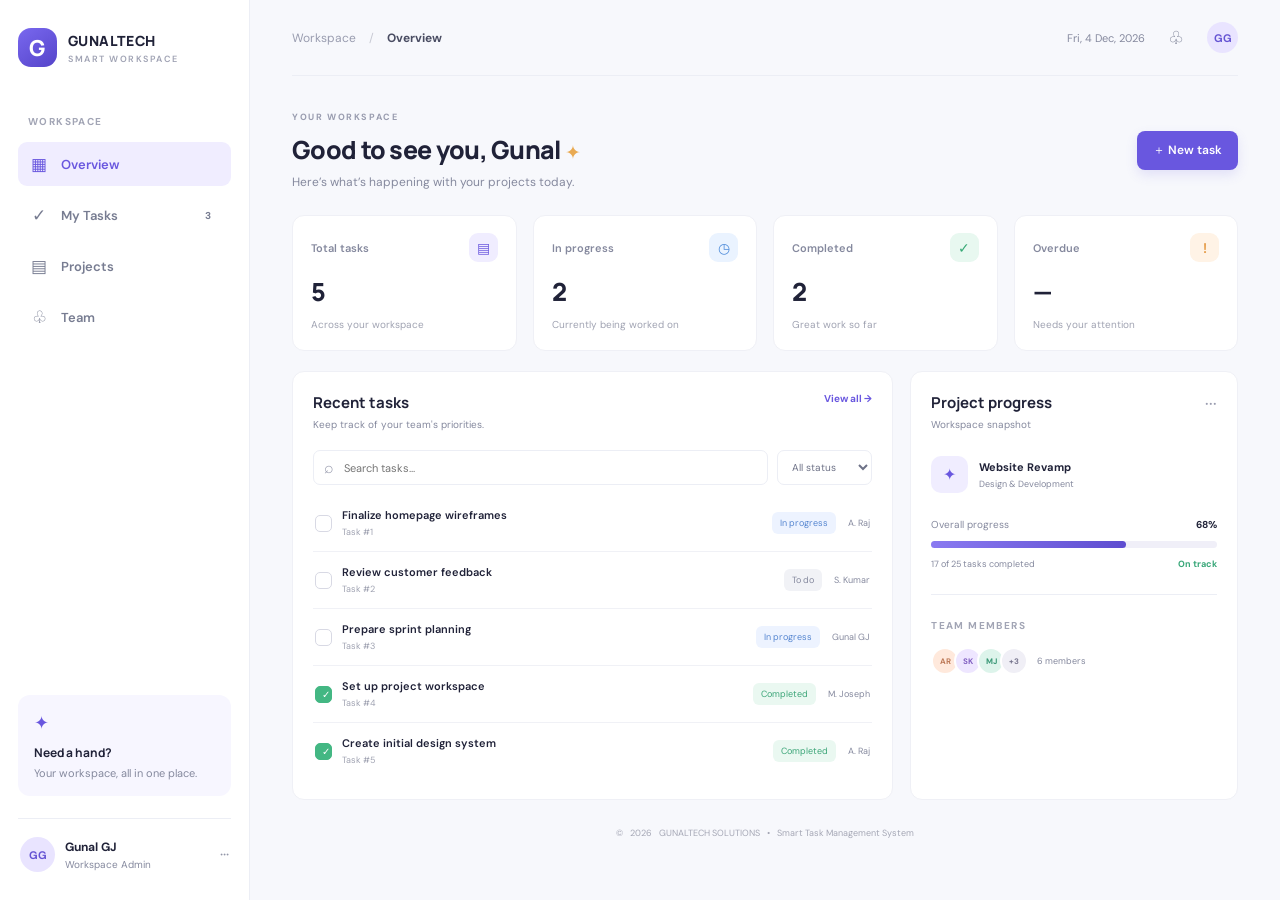
<file: frontend/index.html>
<!DOCTYPE html>
<html lang="en">
<head>
  <meta charset="UTF-8">
  <meta name="viewport" content="width=device-width, initial-scale=1.0">
  <meta name="description" content="GUNALTECH Smart Task Manager dashboard">
  <title>GUNALTECH | Smart Task Manager</title>
  <link rel="preconnect" href="https://fonts.googleapis.com">
  <link rel="preconnect" href="https://fonts.gstatic.com" crossorigin>
  <link href="https://fonts.googleapis.com/css2?family=DM+Sans:wght@400;500;600;700&family=Manrope:wght@500;600;700;800&display=swap" rel="stylesheet">
  <link rel="stylesheet" href="styles.css">
  <script src="app.js" defer></script>
</head>
<body>
  <div class="app-shell">
    <aside class="sidebar" id="sidebar">
      <a class="brand" href="#" aria-label="GUNALTECH home">
        <span class="brand-mark">G</span><span>GUNALTECH<small>SMART WORKSPACE</small></span>
      </a>
      <div class="workspace-label">WORKSPACE</div>
      <nav class="main-nav" aria-label="Main navigation">
        <a class="nav-link active" href="#overview"><span>▦</span> Overview</a>
        <a class="nav-link" href="#tasks"><span>✓</span> My Tasks <b class="nav-count" id="navTaskCount">5</b></a>
        <a class="nav-link" href="#projects"><span>▤</span> Projects</a>
        <a class="nav-link" href="#team"><span>♧</span> Team</a>
      </nav>
      <div class="sidebar-bottom">
        <div class="help-card"><span class="help-icon">✦</span><strong>Need a hand?</strong><p>Your workspace, all in one place.</p></div>
        <div class="profile"><div class="avatar">GG</div><div><strong>Gunal GJ</strong><small>Workspace Admin</small></div><span class="profile-menu">···</span></div>
      </div>
    </aside>

    <main class="main-content" id="overview">
      <header class="topbar">
        <button class="menu-button" id="menuButton" aria-label="Toggle menu">☰</button>
        <div class="breadcrumb">Workspace <span>/</span> <strong>Overview</strong></div>
        <div class="top-actions"><span class="today-label" id="todayLabel"></span><button class="icon-button" aria-label="Notifications">♧</button><div class="avatar small-avatar">GG</div></div>
      </header>

      <section class="welcome-row">
        <div><p class="eyebrow">YOUR WORKSPACE</p><h1>Good to see you, Gunal <span>✦</span></h1><p class="subheading">Here’s what’s happening with your projects today.</p></div>
        <button class="primary-button" id="newTaskButton">＋ <span>New task</span></button>
      </section>

      <section class="stats-grid" aria-label="Task summary">
        <article class="stat-card"><div class="stat-top"><span>Total tasks</span><span class="stat-icon purple">▤</span></div><strong id="totalTasks">5</strong><small>Across your workspace</small></article>
        <article class="stat-card"><div class="stat-top"><span>In progress</span><span class="stat-icon blue">◷</span></div><strong id="progressTasks">2</strong><small>Currently being worked on</small></article>
        <article class="stat-card"><div class="stat-top"><span>Completed</span><span class="stat-icon green">✓</span></div><strong id="completedTasks">2</strong><small>Great work so far</small></article>
        <article class="stat-card"><div class="stat-top"><span>Overdue</span><span class="stat-icon orange">!</span></div><strong id="overdueTasks">1</strong><small>Needs your attention</small></article>
      </section>

      <section class="content-grid">
        <article class="panel tasks-panel" id="tasks">
          <div class="panel-heading"><div><h2>Recent tasks</h2><p>Keep track of your team's priorities.</p></div><a href="#tasks" class="text-link">View all →</a></div>
          <div class="task-toolbar"><label class="search-box"><span>⌕</span><input id="taskSearch" type="search" placeholder="Search tasks..." aria-label="Search tasks"></label><select id="statusFilter" aria-label="Filter tasks by status"><option value="all">All status</option><option value="todo">To do</option><option value="progress">In progress</option><option value="done">Completed</option></select></div>
          <div class="task-list" id="taskList"></div>
        </article>
        <aside class="panel progress-panel" id="projects">
          <div class="panel-heading"><div><h2>Project progress</h2><p>Workspace snapshot</p></div><span class="more">···</span></div>
          <div class="project-summary"><div class="project-logo">✦</div><div><strong>Website Revamp</strong><small>Design & Development</small></div></div>
          <div class="progress-meta"><span>Overall progress</span><strong>68%</strong></div>
          <div class="progress-track"><span style="width:68%"></span></div>
          <div class="progress-foot"><span>17 of 25 tasks completed</span><span class="green-text">On track</span></div>
          <div class="team-block" id="team"><span class="team-title">TEAM MEMBERS</span><div class="team-avatars"><span class="avatar peach">AR</span><span class="avatar lilac">SK</span><span class="avatar mint">MJ</span><span class="avatar more-avatar">+3</span><span class="team-caption">6 members</span></div></div>
        </aside>
      </section>
      <footer>© <span id="year"></span> GUNALTECH SOLUTIONS <span>•</span> Smart Task Management System</footer>
    </main>
  </div>

  <dialog class="task-dialog" id="taskDialog">
    <form id="taskForm">
      <div class="dialog-heading"><div><p class="eyebrow">WORKSPACE</p><h2>Create a task</h2></div><button type="button" class="close-button" id="closeDialog" aria-label="Close">×</button></div>
      <label>Task title<input name="title" required maxlength="90" placeholder="e.g. Prepare project proposal"></label>
      <label>Assignee<input name="assignee" maxlength="40" placeholder="e.g. Gunal GJ"></label>
      <label>Status<select name="status"><option value="todo">To do</option><option value="progress">In progress</option><option value="done">Completed</option></select></label>
      <div class="dialog-actions"><button type="button" class="secondary-button" id="cancelDialog">Cancel</button><button class="primary-button" type="submit">Create task</button></div>
    </form>
  </dialog>
</body>
</html>
</file>
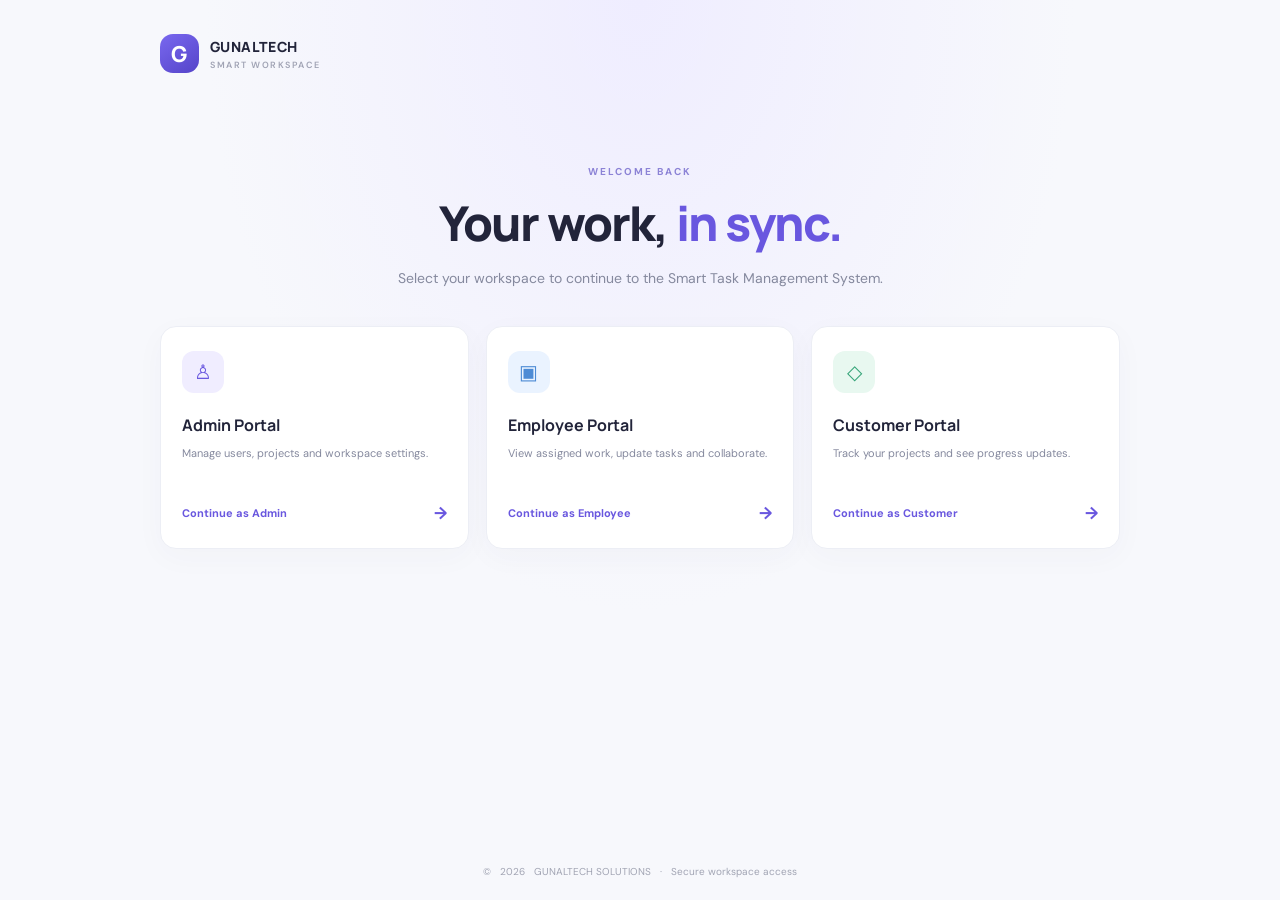
<file: frontend/login/index.html>
<!DOCTYPE html>
<html lang="en">
<head>
  <meta charset="UTF-8"><meta name="viewport" content="width=device-width, initial-scale=1.0">
  <meta name="description" content="Choose your GUNALTECH Smart Task Manager sign-in portal">
  <title>Sign in | GUNALTECH Smart Task Manager</title>
  <link rel="stylesheet" href="styles.css"><script src="app.js" defer></script>
</head>
<body>
  <main class="page">
    <header class="brand"><span class="brand-mark">G</span><span>GUNALTECH<small>SMART WORKSPACE</small></span></header>
    <section class="intro"><p class="eyebrow">WELCOME BACK</p><h1>Your work, <span>in sync.</span></h1><p>Select your workspace to continue to the Smart Task Management System.</p></section>
    <section class="role-grid" aria-label="Choose your sign-in portal">
      <a class="role-card admin" href="admin.html"><span class="role-icon">♙</span><span class="role-name">Admin Portal</span><span class="role-description">Manage users, projects and workspace settings.</span><span class="role-link">Continue as Admin <b>→</b></span></a>
      <a class="role-card employee" href="employee.html"><span class="role-icon">▣</span><span class="role-name">Employee Portal</span><span class="role-description">View assigned work, update tasks and collaborate.</span><span class="role-link">Continue as Employee <b>→</b></span></a>
      <a class="role-card customer" href="customer.html"><span class="role-icon">◇</span><span class="role-name">Customer Portal</span><span class="role-description">Track your projects and see progress updates.</span><span class="role-link">Continue as Customer <b>→</b></span></a>
    </section>
    <footer>© <span id="year"></span> GUNALTECH SOLUTIONS <span>·</span> Secure workspace access</footer>
  </main>
</body>
</html>
</file>
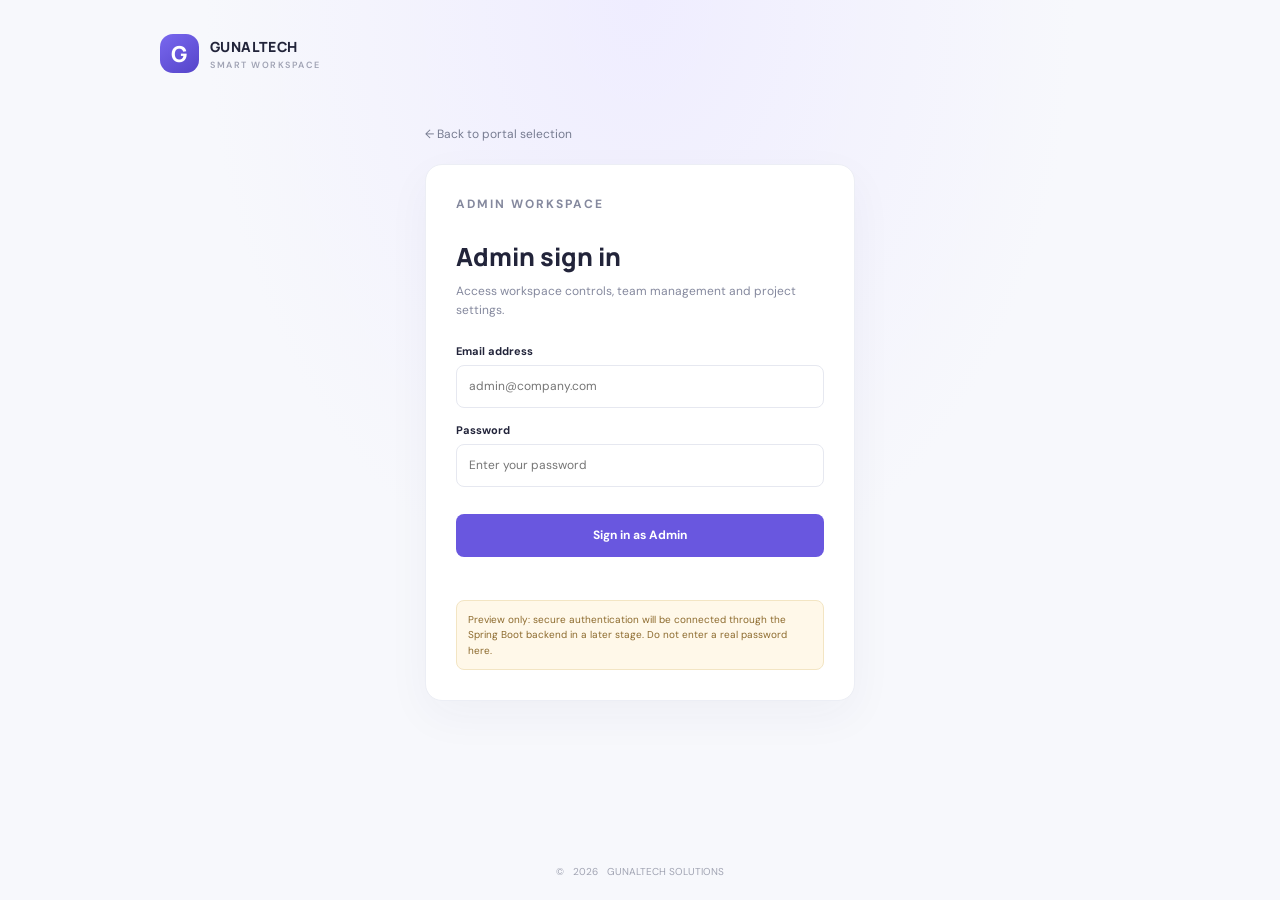
<file: frontend/login/admin.html>
<!DOCTYPE html><html lang="en"><head><meta charset="UTF-8"><meta name="viewport" content="width=device-width,initial-scale=1"><title>Admin Sign in | GUNALTECH</title><link rel="stylesheet" href="styles.css"><script src="app.js" defer></script></head><body><main class="page"><header class="brand"><span class="brand-mark">G</span><span>GUNALTECH<small>SMART WORKSPACE</small></span></header><section class="login-wrap"><a class="back-link" href="index.html">← Back to portal selection</a><div class="login-card"><p class="eyebrow">ADMIN WORKSPACE</p><h1>Admin sign in</h1><p>Access workspace controls, team management and project settings.</p><form id="loginForm"><label>Email address<input name="email" type="email" autocomplete="username" placeholder="admin@company.com" required></label><label>Password<input name="password" type="password" autocomplete="current-password" placeholder="Enter your password" required></label><button class="submit-button" type="submit">Sign in as Admin</button><div class="form-message" id="formMessage" aria-live="polite"></div></form><div class="notice">Preview only: secure authentication will be connected through the Spring Boot backend in a later stage. Do not enter a real password here.</div></div></section><footer>© <span id="year"></span> GUNALTECH SOLUTIONS</footer></main></body></html>
</file>
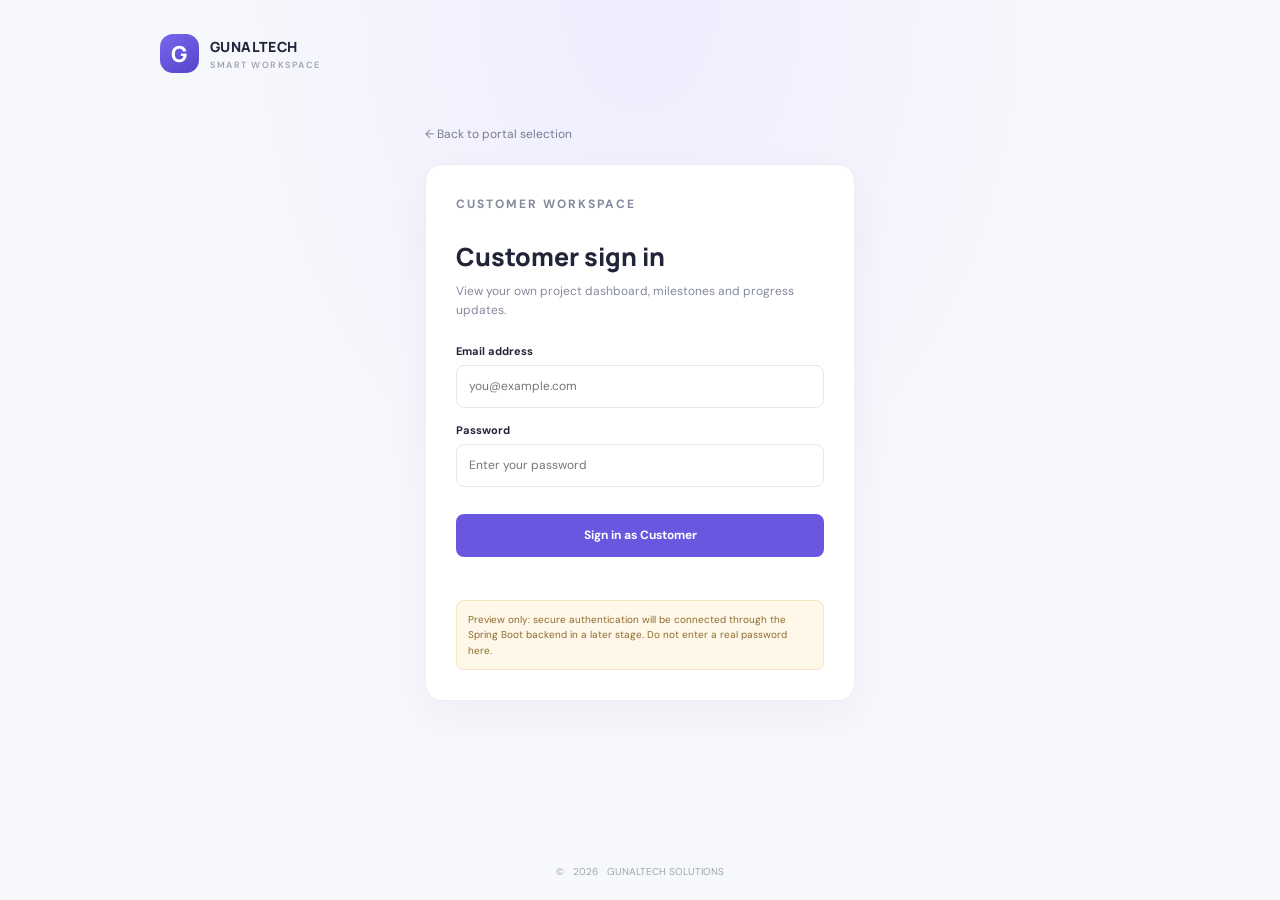
<file: frontend/login/customer.html>
<!DOCTYPE html><html lang="en"><head><meta charset="UTF-8"><meta name="viewport" content="width=device-width,initial-scale=1"><title>Customer Sign in | GUNALTECH</title><link rel="stylesheet" href="styles.css"><script src="app.js" defer></script></head><body><main class="page"><header class="brand"><span class="brand-mark">G</span><span>GUNALTECH<small>SMART WORKSPACE</small></span></header><section class="login-wrap"><a class="back-link" href="index.html">← Back to portal selection</a><div class="login-card"><p class="eyebrow">CUSTOMER WORKSPACE</p><h1>Customer sign in</h1><p>View your own project dashboard, milestones and progress updates.</p><form id="loginForm"><label>Email address<input name="email" type="email" autocomplete="username" placeholder="you@example.com" required></label><label>Password<input name="password" type="password" autocomplete="current-password" placeholder="Enter your password" required></label><button class="submit-button" type="submit">Sign in as Customer</button><div class="form-message" id="formMessage" aria-live="polite"></div></form><div class="notice">Preview only: secure authentication will be connected through the Spring Boot backend in a later stage. Do not enter a real password here.</div></div></section><footer>© <span id="year"></span> GUNALTECH SOLUTIONS</footer></main></body></html>
</file>
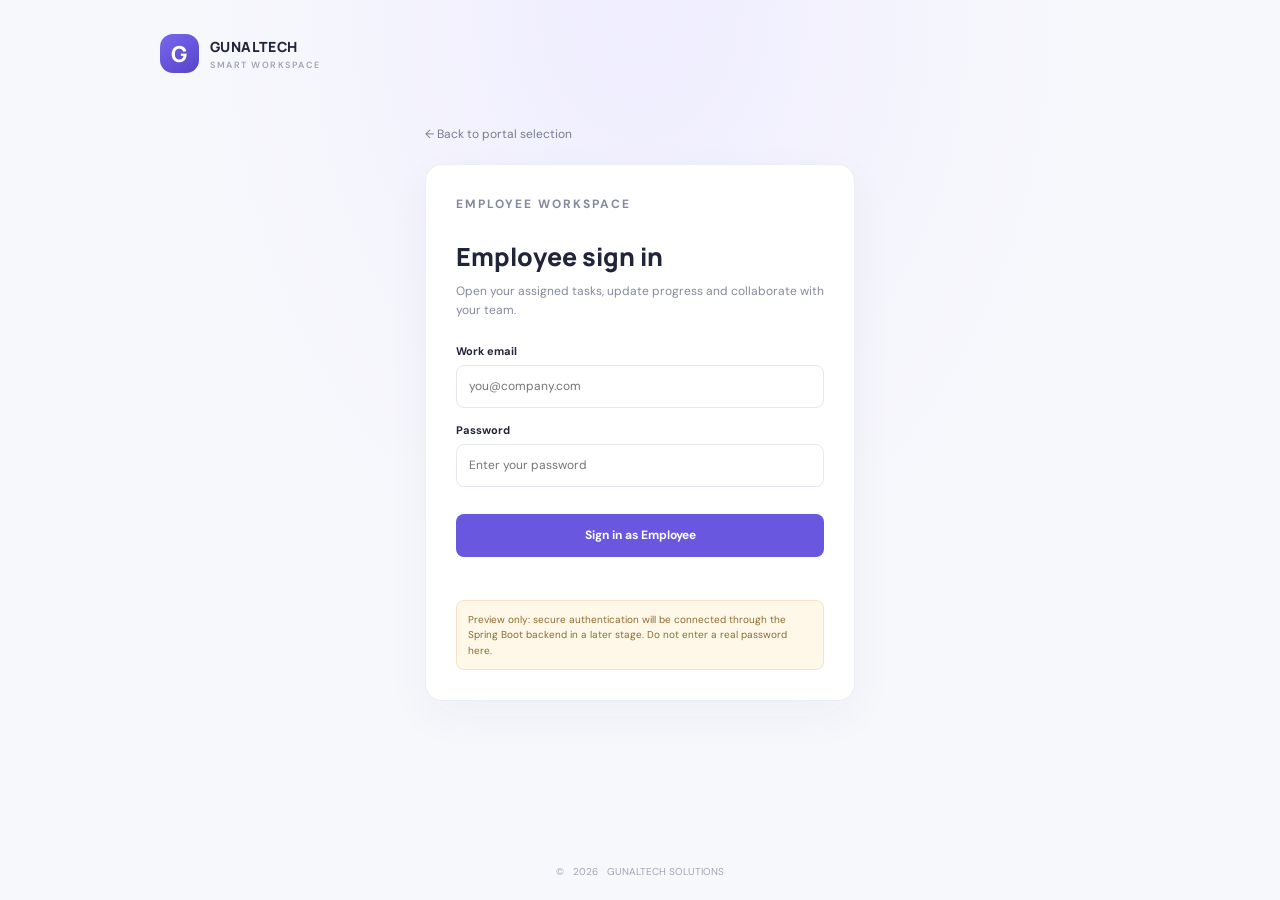
<file: frontend/login/employee.html>
<!DOCTYPE html><html lang="en"><head><meta charset="UTF-8"><meta name="viewport" content="width=device-width,initial-scale=1"><title>Employee Sign in | GUNALTECH</title><link rel="stylesheet" href="styles.css"><script src="app.js" defer></script></head><body><main class="page"><header class="brand"><span class="brand-mark">G</span><span>GUNALTECH<small>SMART WORKSPACE</small></span></header><section class="login-wrap"><a class="back-link" href="index.html">← Back to portal selection</a><div class="login-card"><p class="eyebrow">EMPLOYEE WORKSPACE</p><h1>Employee sign in</h1><p>Open your assigned tasks, update progress and collaborate with your team.</p><form id="loginForm"><label>Work email<input name="email" type="email" autocomplete="username" placeholder="you@company.com" required></label><label>Password<input name="password" type="password" autocomplete="current-password" placeholder="Enter your password" required></label><button class="submit-button" type="submit">Sign in as Employee</button><div class="form-message" id="formMessage" aria-live="polite"></div></form><div class="notice">Preview only: secure authentication will be connected through the Spring Boot backend in a later stage. Do not enter a real password here.</div></div></section><footer>© <span id="year"></span> GUNALTECH SOLUTIONS</footer></main></body></html>
</file>
<file: frontend/styles.css>
:root{font-family:"DM Sans",sans-serif;color:#202238;background:#f7f8fc;font-synthesis:none;text-rendering:optimizeLegibility;--muted:#85899e;--line:#eceef5;--purple:#6957df;--ink:#202238}*{box-sizing:border-box}body{margin:0;min-width:320px}.app-shell{min-height:100vh}.sidebar{width:250px;background:#fff;border-right:1px solid var(--line);position:fixed;inset:0 auto 0 0;padding:28px 18px;display:flex;flex-direction:column;z-index:5}.brand{display:flex;align-items:center;gap:11px;text-decoration:none;color:var(--ink);font:800 14px Manrope,sans-serif;letter-spacing:.4px}.brand-mark{width:39px;height:39px;border-radius:13px;background:linear-gradient(145deg,#7968ef,#5544c9);color:#fff;display:grid;place-items:center;font:800 22px Manrope}.brand small{display:block;color:#a0a3b4;font:600 9px "DM Sans";letter-spacing:1.5px;margin-top:3px}.workspace-label,.team-title{font-size:10px;letter-spacing:1.4px;color:#a2a5b5;font-weight:700}.workspace-label{margin:48px 10px 14px}.main-nav{display:grid;gap:7px}.nav-link{height:44px;padding:0 12px;border-radius:9px;display:flex;align-items:center;gap:13px;color:#777c91;text-decoration:none;font-size:13px;font-weight:600}.nav-link>span{font-size:17px;width:18px;text-align:center}.nav-link.active{background:#f0edff;color:var(--purple)}.nav-count{margin-left:auto;background:#fff;padding:3px 8px;border-radius:6px;font-size:10px}.sidebar-bottom{margin-top:auto}.help-card{padding:16px;background:#f7f6ff;border-radius:12px;margin-bottom:22px}.help-icon{color:var(--purple);font-size:18px}.help-card strong{display:block;font:700 12px Manrope;margin-top:9px}.help-card p{font-size:11px;color:var(--muted);margin:5px 0 0}.profile{border-top:1px solid var(--line);padding:18px 2px 0;display:flex;align-items:center;gap:10px}.avatar{width:35px;height:35px;flex:none;border-radius:50%;display:grid;place-items:center;background:#e9e4ff;color:#6554d3;font-size:11px;font-weight:700}.profile strong,.profile small{display:block}.profile strong{font-size:12px}.profile small{font-size:10px;color:var(--muted);margin-top:3px}.profile-menu{margin-left:auto;color:#9296a8}.main-content{margin-left:250px;padding:0 42px 22px;max-width:1600px}.topbar{height:76px;border-bottom:1px solid var(--line);display:flex;align-items:center;justify-content:space-between}.breadcrumb{font-size:12px;color:#999caf}.breadcrumb span{padding:0 10px;color:#c7c9d3}.breadcrumb strong{color:#4a4d63}.top-actions{display:flex;align-items:center;gap:17px}.today-label{font-size:11px;color:#85899e}.icon-button,.menu-button,.close-button{border:0;background:transparent;color:#777c91;font-size:18px;cursor:pointer}.small-avatar{width:31px;height:31px}.menu-button{display:none}.welcome-row{display:flex;align-items:center;justify-content:space-between;padding:35px 0 25px}.eyebrow{font-size:9px;letter-spacing:1.6px;font-weight:700;color:#999caf;margin:0 0 9px}h1,h2,p{margin-top:0}h1{font:800 25px Manrope;margin-bottom:7px;letter-spacing:-.7px}h1 span{color:#e9aa52;font-size:19px}.subheading,.panel-heading p{color:var(--muted);font-size:12px;margin:0}.primary-button{border:0;border-radius:8px;background:var(--purple);color:white;padding:11px 16px;font:600 12px "DM Sans";cursor:pointer;box-shadow:0 5px 12px #6957df25}.primary-button:hover{background:#5847cb}.stats-grid{display:grid;grid-template-columns:repeat(4,minmax(0,1fr));gap:16px}.stat-card,.panel{background:#fff;border:1px solid #eff0f6;border-radius:12px}.stat-card{padding:17px 18px}.stat-top{display:flex;justify-content:space-between;align-items:center;color:#85899e;font-size:11px;font-weight:600}.stat-icon{width:29px;height:29px;border-radius:9px;display:grid;place-items:center;font-size:14px}.purple{background:#f0edff;color:#705ee0}.blue{background:#eaf3ff;color:#4e8cda}.green{background:#e8f8f0;color:#36a875}.orange{background:#fff3e6;color:#e59a45}.stat-card>strong{display:block;font:800 25px Manrope;margin:12px 0 3px}.stat-card>small{font-size:10px;color:#a0a3b2}.content-grid{display:grid;grid-template-columns:minmax(0,1.65fr) minmax(260px,.9fr);gap:17px;margin-top:20px}.panel{padding:20px}.panel-heading{display:flex;justify-content:space-between;align-items:flex-start}.panel-heading h2,.dialog-heading h2{font:700 15px Manrope;margin:0 0 5px}.panel-heading p{font-size:10px}.text-link{font-size:10px;color:var(--purple);text-decoration:none;font-weight:700}.task-toolbar{display:flex;gap:9px;margin:19px 0 10px}.search-box{height:35px;display:flex;align-items:center;gap:8px;border:1px solid var(--line);border-radius:7px;padding:0 10px;flex:1;color:#9a9daf}.search-box input{border:0;outline:0;width:100%;font:11px "DM Sans";color:var(--ink)}select{border:1px solid var(--line);border-radius:7px;background:#fff;padding:0 10px;color:#6e7287;font:10px "DM Sans";outline-color:#b7aff7}.task-toolbar select{height:35px}.task-row{display:grid;grid-template-columns:1fr auto;gap:10px;align-items:center;padding:13px 2px;border-bottom:1px solid #f0f1f6}.task-row:last-child{border-bottom:0}.task-main{display:flex;align-items:center;gap:10px;min-width:0}.task-check{width:17px;height:17px;border:1.5px solid #d8d9e4;border-radius:5px;display:grid;place-items:center;color:#fff;font-size:10px;cursor:pointer;flex:none;background:#fff}.task-check.checked{background:#43b783;border-color:#43b783}.task-name{font-size:11px;font-weight:600;white-space:nowrap;overflow:hidden;text-overflow:ellipsis}.task-meta{font-size:9px;color:#a0a3b2;margin-top:4px}.task-right{display:flex;align-items:center;gap:12px}.status{font-size:9px;padding:5px 8px;border-radius:6px;white-space:nowrap}.status.todo{background:#f1f2f6;color:#85899e}.status.progress{background:#edf3ff;color:#5686d0}.status.done{background:#eaf8f1;color:#3ca578}.assignee{font-size:9px;color:#85899e;white-space:nowrap}.empty-state{text-align:center;padding:30px 10px;color:var(--muted);font-size:11px}.more{font-size:18px;color:#999caf}.project-summary{display:flex;align-items:center;gap:11px;margin:25px 0}.project-logo{width:37px;height:37px;border-radius:10px;background:#f0edff;color:var(--purple);display:grid;place-items:center}.project-summary strong,.project-summary small{display:block}.project-summary strong{font-size:11px}.project-summary small{font-size:9px;color:var(--muted);margin-top:4px}.progress-meta,.progress-foot{display:flex;justify-content:space-between;font-size:10px;color:#85899e}.progress-meta strong{color:var(--ink)}.progress-track{height:7px;background:#f0eff8;border-radius:10px;margin:10px 0}.progress-track span{height:100%;display:block;background:linear-gradient(90deg,#8a7af1,#5e4dd0);border-radius:10px}.progress-foot{font-size:9px}.green-text{color:#39a779;font-weight:700}.team-block{border-top:1px solid var(--line);margin-top:24px;padding-top:18px}.team-avatars{display:flex;align-items:center;margin-top:13px}.team-avatars .avatar{width:28px;height:28px;border:2px solid white;margin-right:-5px;font-size:8px}.peach{background:#ffe9dc;color:#bd7957}.lilac{background:#eee6ff;color:#805fc1}.mint{background:#ddf4eb;color:#389775}.more-avatar{background:#f0eff6;color:#77758e}.team-caption{font-size:9px;color:var(--muted);margin-left:14px}footer{text-align:center;color:#a5a7b5;font-size:9px;padding:27px 0 5px}footer span{padding:0 5px}.task-dialog{border:0;border-radius:14px;padding:25px;width:min(420px,calc(100% - 30px));box-shadow:0 20px 70px #17172d35}.task-dialog::backdrop{background:#17172d70}.dialog-heading{display:flex;justify-content:space-between;margin-bottom:20px}.close-button{font-size:25px}.task-dialog label{display:grid;gap:7px;font-size:11px;font-weight:600;margin:14px 0}.task-dialog input,.task-dialog select{height:39px;border:1px solid var(--line);border-radius:7px;padding:0 10px;font:11px "DM Sans"}.dialog-actions{display:flex;justify-content:flex-end;gap:8px;margin-top:22px}.secondary-button{border:1px solid var(--line);background:#fff;border-radius:8px;padding:10px 14px;font:600 11px "DM Sans";color:#777c91;cursor:pointer}
@media(max-width:1050px){.main-content{padding:0 25px 20px}.sidebar{width:220px}.main-content{margin-left:220px}.stats-grid{grid-template-columns:repeat(2,minmax(0,1fr))}.content-grid{grid-template-columns:1fr}.progress-panel{min-height:250px}}
@media(max-width:680px){.sidebar{transform:translateX(-100%);transition:transform .2s;width:250px;box-shadow:8px 0 25px #2221}.sidebar.open{transform:translateX(0)}.main-content{margin-left:0;padding:0 16px 18px}.topbar{height:62px}.menu-button{display:block}.breadcrumb{margin-right:auto;margin-left:12px}.today-label{display:none}.welcome-row{padding:27px 0 20px;align-items:flex-end}h1{font-size:20px}.subheading{max-width:230px;line-height:1.5}.primary-button{padding:10px 12px}.primary-button span{display:none}.stats-grid{gap:9px}.stat-card{padding:14px}.stat-card>strong{font-size:22px}.content-grid{margin-top:13px}.panel{padding:15px}.task-right{gap:6px}.assignee{display:none}.task-name{max-width:190px}}
</file>
<file: frontend/login/styles.css>
@import url('https://fonts.googleapis.com/css2?family=DM+Sans:wght@400;500;600;700&family=Manrope:wght@500;600;700;800&display=swap');
:root{font-family:"DM Sans",sans-serif;color:#22243a;background:#f7f8fc;font-synthesis:none;text-rendering:optimizeLegibility;--muted:#85899e;--purple:#6957df;--line:#eceef5}*{box-sizing:border-box}body{margin:0;min-height:100vh;background:radial-gradient(ellipse at 50% 0,#efedff 0,transparent 48%),#f7f8fc}.page{width:min(960px,calc(100% - 40px));margin:auto;min-height:100vh;display:flex;flex-direction:column;padding:34px 0 22px}.brand{display:flex;align-items:center;gap:11px;color:#22243a;font:800 14px Manrope;letter-spacing:.4px}.brand-mark{width:39px;height:39px;border-radius:13px;background:linear-gradient(145deg,#7968ef,#5544c9);color:#fff;display:grid;place-items:center;font-size:22px}.brand small{display:block;color:#a0a3b4;font:600 9px "DM Sans";letter-spacing:1.5px;margin-top:3px}.intro{text-align:center;margin:82px auto 35px;max-width:560px}.eyebrow{font-size:10px;letter-spacing:2px;font-weight:700;color:#8c83d6;margin-bottom:12px}.intro h1{font:800 clamp(32px,5vw,48px) Manrope;letter-spacing:-1.8px;margin:0 0 12px}.intro h1 span{color:var(--purple)}.intro>p:last-child{font-size:14px;line-height:1.7;color:var(--muted);margin:0}.role-grid{display:grid;grid-template-columns:repeat(3,1fr);gap:17px}.role-card{background:#fff;border:1px solid var(--line);border-radius:16px;padding:24px 21px;min-height:220px;text-decoration:none;color:inherit;display:flex;flex-direction:column;box-shadow:0 8px 30px #34345c08;transition:transform .18s,border-color .18s}.role-card:hover{transform:translateY(-4px);border-color:#c9c2fa}.role-icon{width:42px;height:42px;border-radius:12px;display:grid;place-items:center;font-size:20px;margin-bottom:21px}.admin .role-icon{background:#f0edff;color:#6957df}.employee .role-icon{background:#eaf3ff;color:#4d8bd5}.customer .role-icon{background:#e8f8f0;color:#35a478}.role-name{font:700 16px Manrope;margin-bottom:8px}.role-description{font-size:11px;line-height:1.65;color:var(--muted);min-height:38px}.role-link{display:flex;justify-content:space-between;align-items:center;color:var(--purple);font-size:11px;font-weight:700;margin-top:auto;padding-top:20px}.role-link b{font-size:17px}footer{text-align:center;color:#a1a4b3;font-size:10px;margin-top:auto;padding-top:65px}footer span{padding:0 6px}.login-wrap{width:min(430px,100%);margin:auto}.back-link{display:inline-block;color:#777c91;text-decoration:none;font-size:12px;margin-bottom:22px}.login-card{background:#fff;border:1px solid var(--line);border-radius:17px;padding:30px;box-shadow:0 15px 45px #34345c0b}.login-card h1{font:800 25px Manrope;margin:0 0 8px}.login-card>p{font-size:12px;color:var(--muted);line-height:1.6;margin:0 0 24px}.login-card label{display:grid;gap:7px;font-size:11px;font-weight:700;margin:15px 0}.login-card input{height:43px;border:1px solid #e6e8f0;border-radius:8px;padding:0 12px;font:12px "DM Sans";outline:none}.login-card input:focus{border-color:#988cf0;box-shadow:0 0 0 3px #6957df15}.submit-button{height:43px;width:100%;border:0;border-radius:8px;background:var(--purple);color:white;font:700 12px "DM Sans";margin-top:12px;cursor:pointer}.notice{background:#fff8e9;color:#8c6a2d;border:1px solid #f3e5c3;border-radius:8px;padding:11px;font-size:10px;line-height:1.55;margin-top:17px}.form-message{font-size:11px;color:#b45353;min-height:16px;margin-top:10px}@media(max-width:700px){.page{padding-top:22px}.intro{margin:55px auto 27px}.role-grid{grid-template-columns:1fr;gap:11px}.role-card{min-height:0;padding:17px;display:grid;grid-template-columns:45px 1fr;column-gap:13px}.role-icon{grid-row:span 3;margin:0}.role-name{margin:1px 0 5px}.role-description{min-height:0}.role-link{grid-column:2;padding-top:12px}.intro>p:last-child{font-size:12px}footer{padding-top:45px}}
</file>
